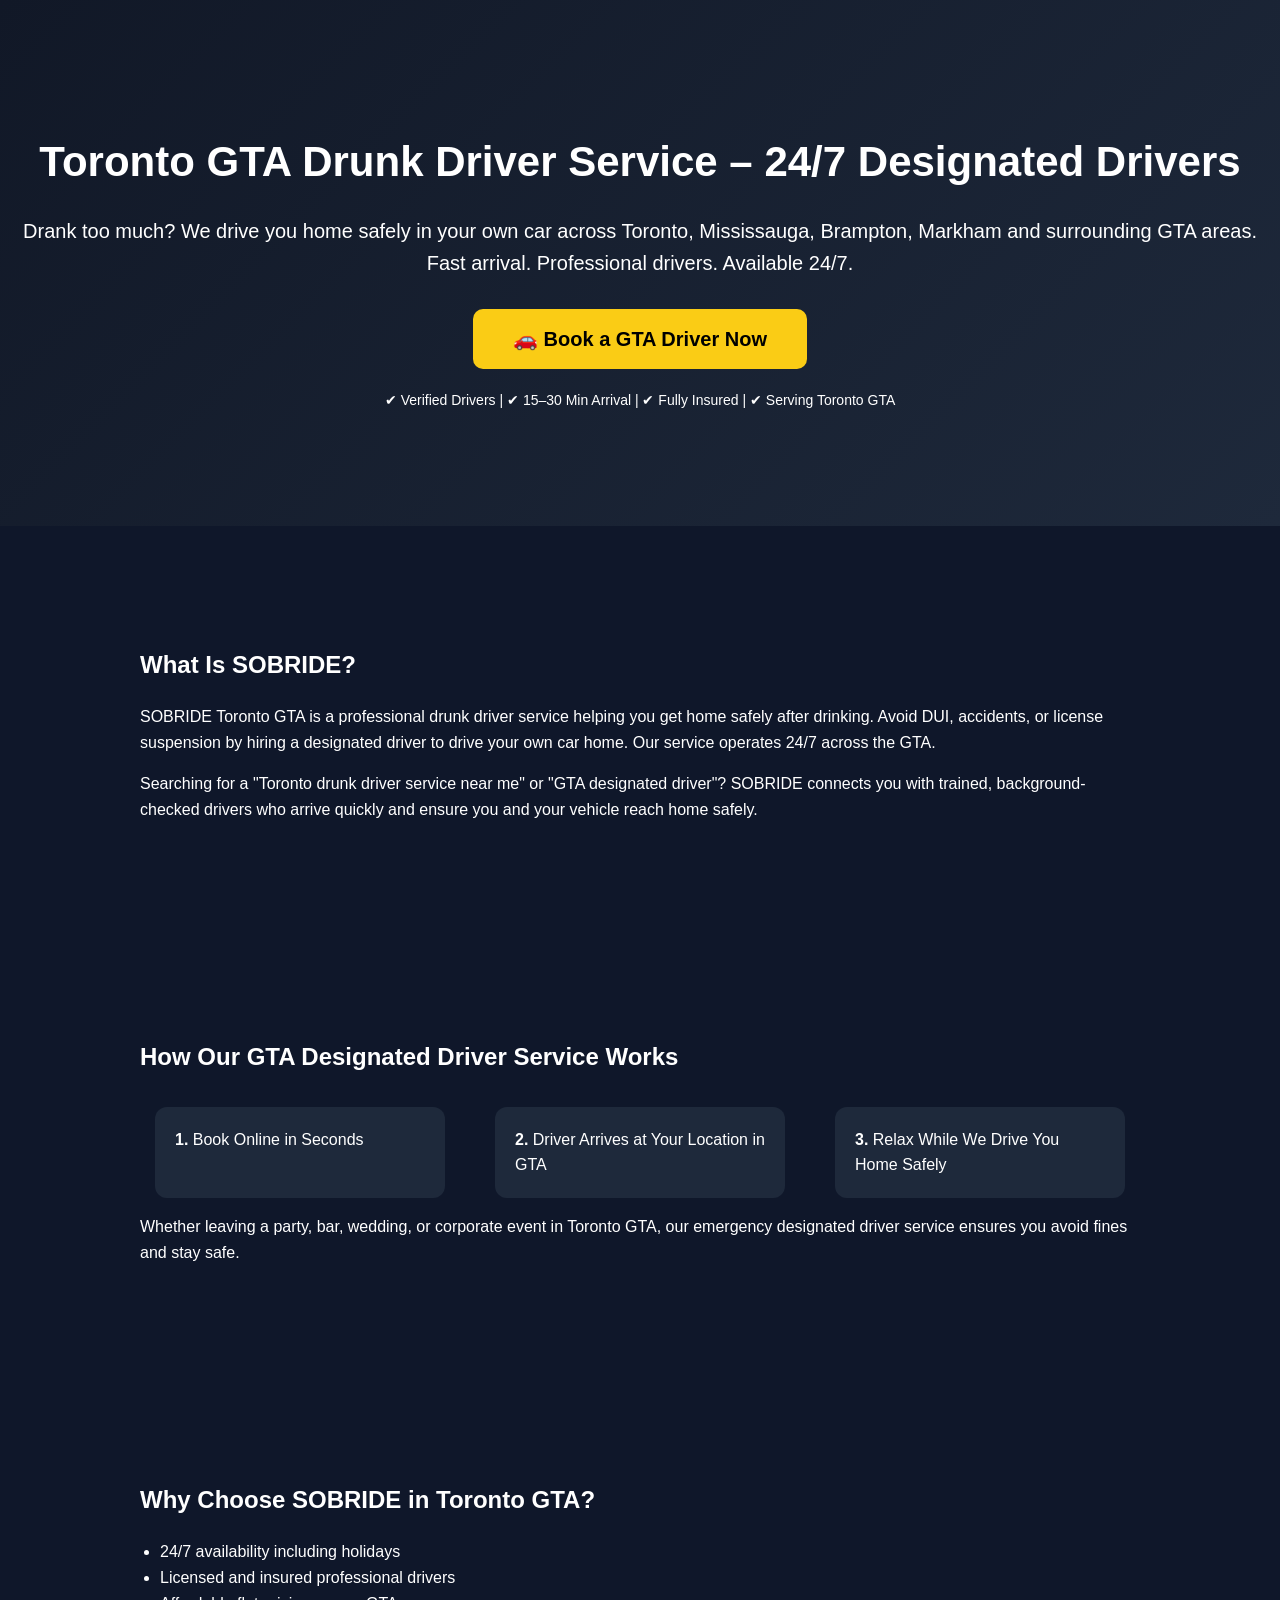
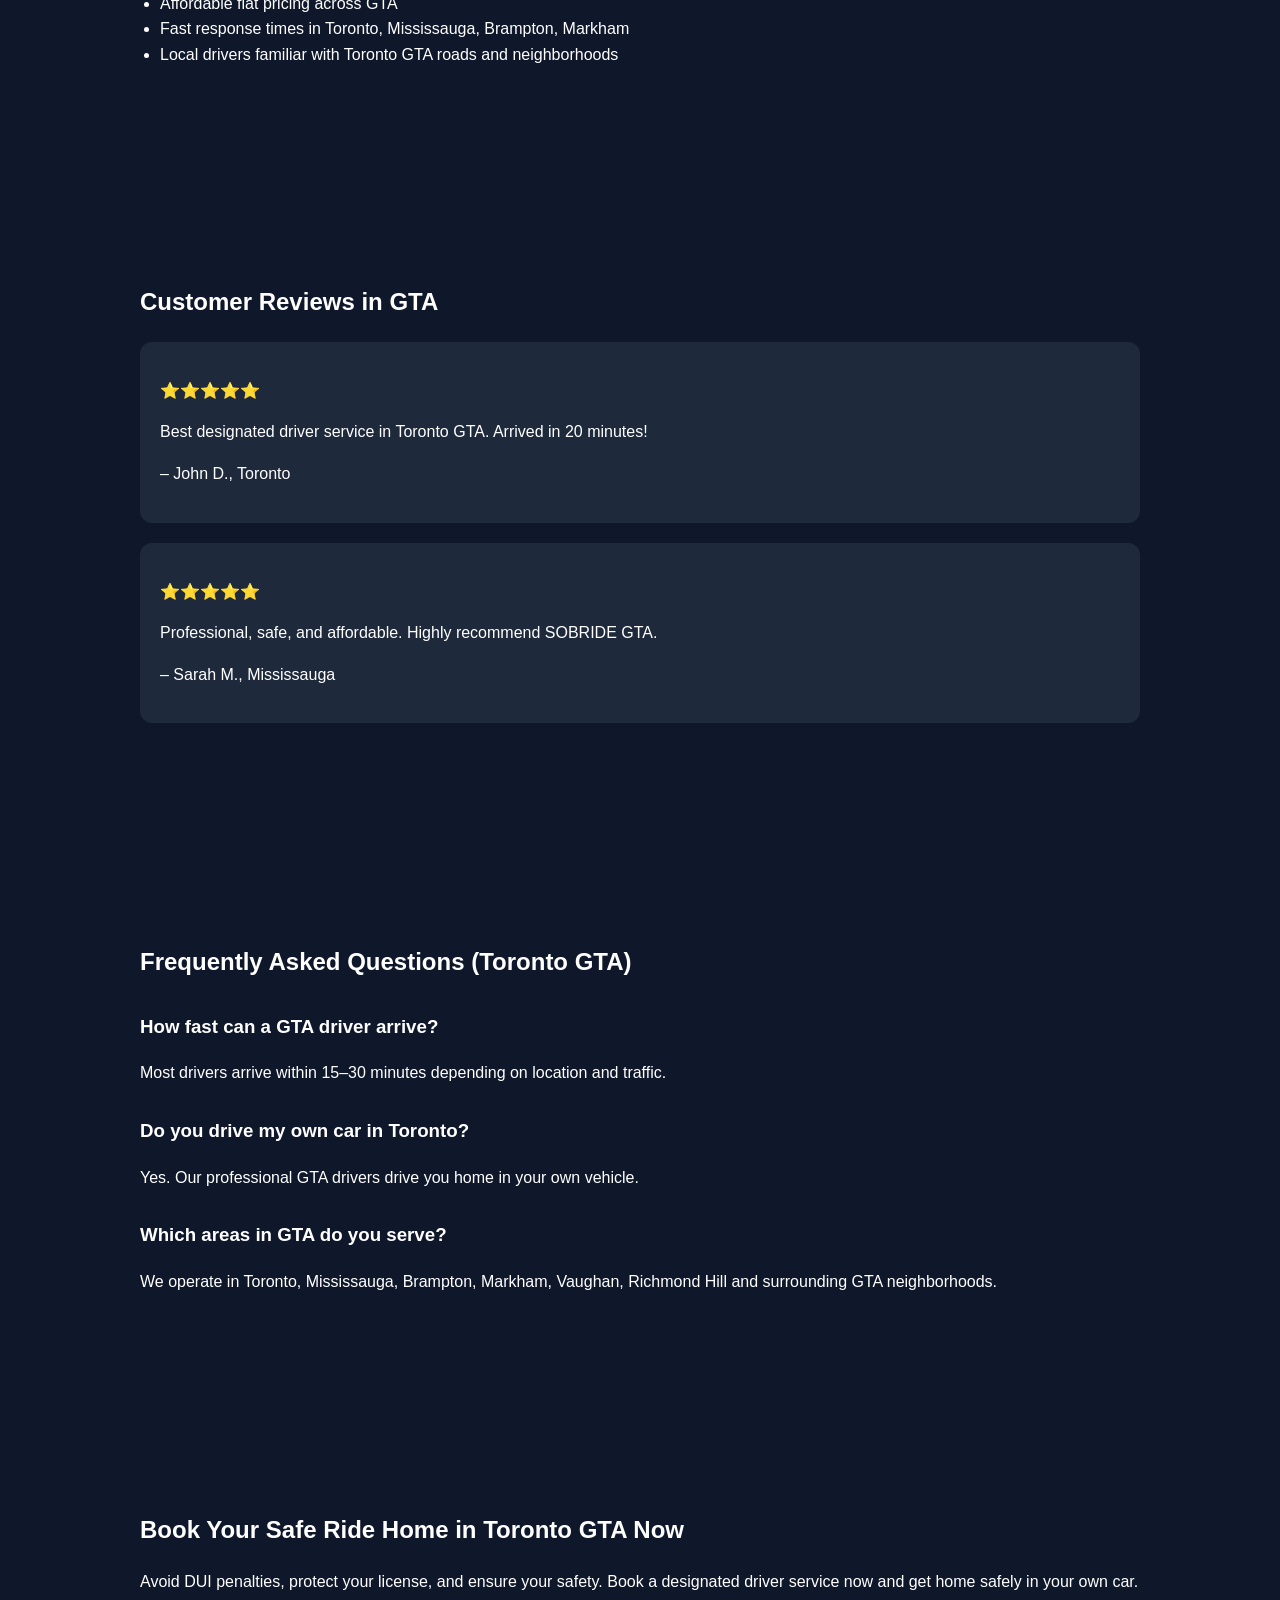
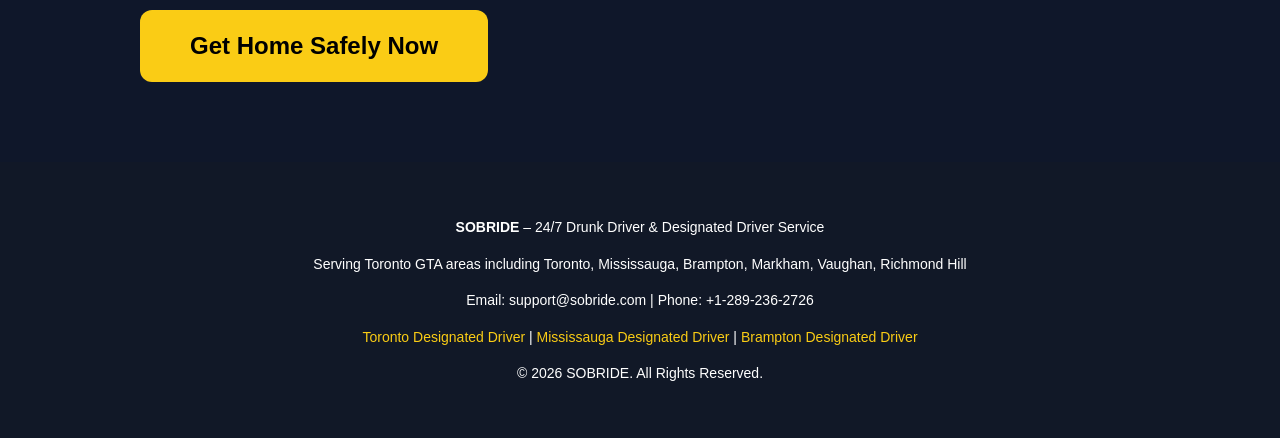
<file: sobride_premium_landing_preview.html>
<!DOCTYPE html>
<html lang="en">
<head>
<meta charset="UTF-8">
<meta name="viewport" content="width=device-width, initial-scale=1.0">

<title>SOBRIDE | 24/7 Drunk Driver & Designated Driver Service Toronto GTA</title>

<meta name="description" content="SOBRIDE offers 24/7 designated driver services in Toronto GTA. Book a professional driver to drive your car home safely after drinking. Fast arrival, affordable, local drivers available in Toronto, Mississauga, Brampton, Markham, and nearby areas.">
<meta name="keywords" content="Toronto drunk driver service, GTA designated driver, drive my car home Toronto, hire driver after drinking GTA, safe ride home Toronto, emergency driver booking Toronto, 24/7 driver service GTA">
<meta name="robots" content="index, follow">
<link rel="canonical" href="https://www.sobride.com/toronto-gta">

<!-- Open Graph -->
<meta property="og:title" content="SOBRIDE | 24/7 Designated Driver Service Toronto GTA">
<meta property="og:description" content="Drank too much? SOBRIDE drives you home safely in your own car anywhere in Toronto GTA. 24/7 designated driver service.">
<meta property="og:type" content="website">
<meta property="og:url" content="https://www.sobride.com/toronto-gta">
<meta property="og:image" content="https://www.sobride.com/images/toronto-preview.jpg">

<!-- Twitter Card -->
<meta name="twitter:card" content="summary_large_image">
<meta name="twitter:title" content="SOBRIDE | 24/7 Designated Driver Service Toronto GTA">
<meta name="twitter:description" content="Book a professional driver in Toronto GTA to drive your car home safely after drinking. Fast, affordable, 24/7 service.">
<meta name="twitter:image" content="https://www.sobride.com/images/toronto-preview.jpg">

<!-- Structured Data -->
<script type="application/ld+json">
{
  "@context": "https://schema.org",
  "@type": "LocalBusiness",
  "name": "SOBRIDE Toronto GTA",
  "image": "https://www.sobride.com/images/logo.png",
  "description": "24/7 drunk driver and designated driver service in Toronto GTA that drives customers home safely in their own vehicle.",
  "url": "https://www.sobride.com/toronto-gta",
  "telephone": "+1-416-000-0000",
  "address": {
    "@type": "PostalAddress",
    "streetAddress": "123 King Street West",
    "addressLocality": "Toronto",
    "addressRegion": "ON",
    "postalCode": "M5H 2N2",
    "addressCountry": "Canada"
  },
  "areaServed": ["Toronto", "Mississauga", "Brampton", "Markham", "GTA"],
  "priceRange": "$$",
  "sameAs": [
    "https://www.facebook.com/sobride",
    "https://twitter.com/sobride",
    "https://www.instagram.com/sobride"
  ]
}
</script>

<style>
body { margin:0; font-family: Arial, sans-serif; background:#0f172a; color:white; line-height:1.6; }
.hero { background: linear-gradient(135deg,#111827,#1e293b); padding:100px 20px; text-align:center; }
h1 { font-size:42px; margin-bottom:20px; }
h2 { margin-top:40px; }
h3 { margin-top:30px; }
.subheadline { font-size:20px; margin-bottom:30px; }
.cta, .cta-large { background:#facc15; border:none; cursor:pointer; font-weight:bold; }
.cta { padding:18px 40px; font-size:20px; border-radius:10px; }
.cta-large { padding:22px 50px; font-size:24px; border-radius:12px; }
.trust { margin-top:20px; font-size:14px; }
section { padding:80px 20px; max-width:1000px; margin:auto; }
.steps { display:flex; justify-content:space-around; flex-wrap:wrap; gap:20px; margin-top:30px; }
.steps div { background:#1e293b; padding:20px; border-radius:12px; width:250px; }
.review { background:#1e293b; padding:20px; margin:20px auto; border-radius:12px; }
ul { list-style: disc; padding-left: 20px; }
footer { background:#111827; padding:40px 20px; text-align:center; font-size:14px; }
a { color:#facc15; text-decoration:none; }
button:hover { opacity:0.9; }
@media(max-width:768px){ h1 { font-size:28px; } .steps { flex-direction:column; align-items:center; } }
</style>
</head>

<body>
<header class="hero">
<h1>Toronto GTA Drunk Driver Service – 24/7 Designated Drivers</h1>
<p class="subheadline">Drank too much? We drive you home safely in your own car across Toronto, Mississauga, Brampton, Markham and surrounding GTA areas. Fast arrival. Professional drivers. Available 24/7.</p>
<button class="cta">🚗 Book a GTA Driver Now</button>
<p class="trust">✔ Verified Drivers | ✔ 15–30 Min Arrival | ✔ Fully Insured | ✔ Serving Toronto GTA</p>
</header>

<main>
<section>
<h2>What Is SOBRIDE?</h2>
<p>SOBRIDE Toronto GTA is a professional drunk driver service helping you get home safely after drinking. Avoid DUI, accidents, or license suspension by hiring a designated driver to drive your own car home. Our service operates 24/7 across the GTA.</p>
<p>Searching for a "Toronto drunk driver service near me" or "GTA designated driver"? SOBRIDE connects you with trained, background-checked drivers who arrive quickly and ensure you and your vehicle reach home safely.</p>
</section>

<section>
<h2>How Our GTA Designated Driver Service Works</h2>
<div class="steps">
<div><strong>1.</strong> Book Online in Seconds</div>
<div><strong>2.</strong> Driver Arrives at Your Location in GTA</div>
<div><strong>3.</strong> Relax While We Drive You Home Safely</div>
</div>
<p>Whether leaving a party, bar, wedding, or corporate event in Toronto GTA, our emergency designated driver service ensures you avoid fines and stay safe.</p>
</section>

<section>
<h2>Why Choose SOBRIDE in Toronto GTA?</h2>
<ul>
<li>24/7 availability including holidays</li>
<li>Licensed and insured professional drivers</li>
<li>Affordable flat pricing across GTA</li>
<li>Fast response times in Toronto, Mississauga, Brampton, Markham</li>
<li>Local drivers familiar with Toronto GTA roads and neighborhoods</li>
</ul>
</section>

<section>
<h2>Customer Reviews in GTA</h2>
<div class="review" itemscope itemtype="https://schema.org/Review">
<p itemprop="reviewRating">⭐⭐⭐⭐⭐</p>
<p itemprop="reviewBody">Best designated driver service in Toronto GTA. Arrived in 20 minutes!</p>
<p itemprop="author">– John D., Toronto</p>
</div>
<div class="review" itemscope itemtype="https://schema.org/Review">
<p itemprop="reviewRating">⭐⭐⭐⭐⭐</p>
<p itemprop="reviewBody">Professional, safe, and affordable. Highly recommend SOBRIDE GTA.</p>
<p itemprop="author">– Sarah M., Mississauga</p>
</div>
</section>

<section>
<h2>Frequently Asked Questions (Toronto GTA)</h2>
<h3>How fast can a GTA driver arrive?</h3>
<p>Most drivers arrive within 15–30 minutes depending on location and traffic.</p>
<h3>Do you drive my own car in Toronto?</h3>
<p>Yes. Our professional GTA drivers drive you home in your own vehicle.</p>
<h3>Which areas in GTA do you serve?</h3>
<p>We operate in Toronto, Mississauga, Brampton, Markham, Vaughan, Richmond Hill and surrounding GTA neighborhoods.</p>
</section>

<section>
<h2>Book Your Safe Ride Home in Toronto GTA Now</h2>
<p>Avoid DUI penalties, protect your license, and ensure your safety. Book a designated driver service now and get home safely in your own car.</p>
<button class="cta-large">Get Home Safely Now</button>
</section>
</main>

<footer>
<p><strong>SOBRIDE</strong> – 24/7 Drunk Driver & Designated Driver Service</p>
<p>Serving Toronto GTA areas including Toronto, Mississauga, Brampton, Markham, Vaughan, Richmond Hill</p>
<p>Email: support@sobride.com | Phone: +1-289-236-2726</p>
<p><a href="#">Toronto Designated Driver</a> | <a href="#">Mississauga Designated Driver</a> | <a href="#">Brampton Designated Driver</a></p>
<p>© 2026 SOBRIDE. All Rights Reserved.</p>
</footer>
</body>
</html>
</file>
